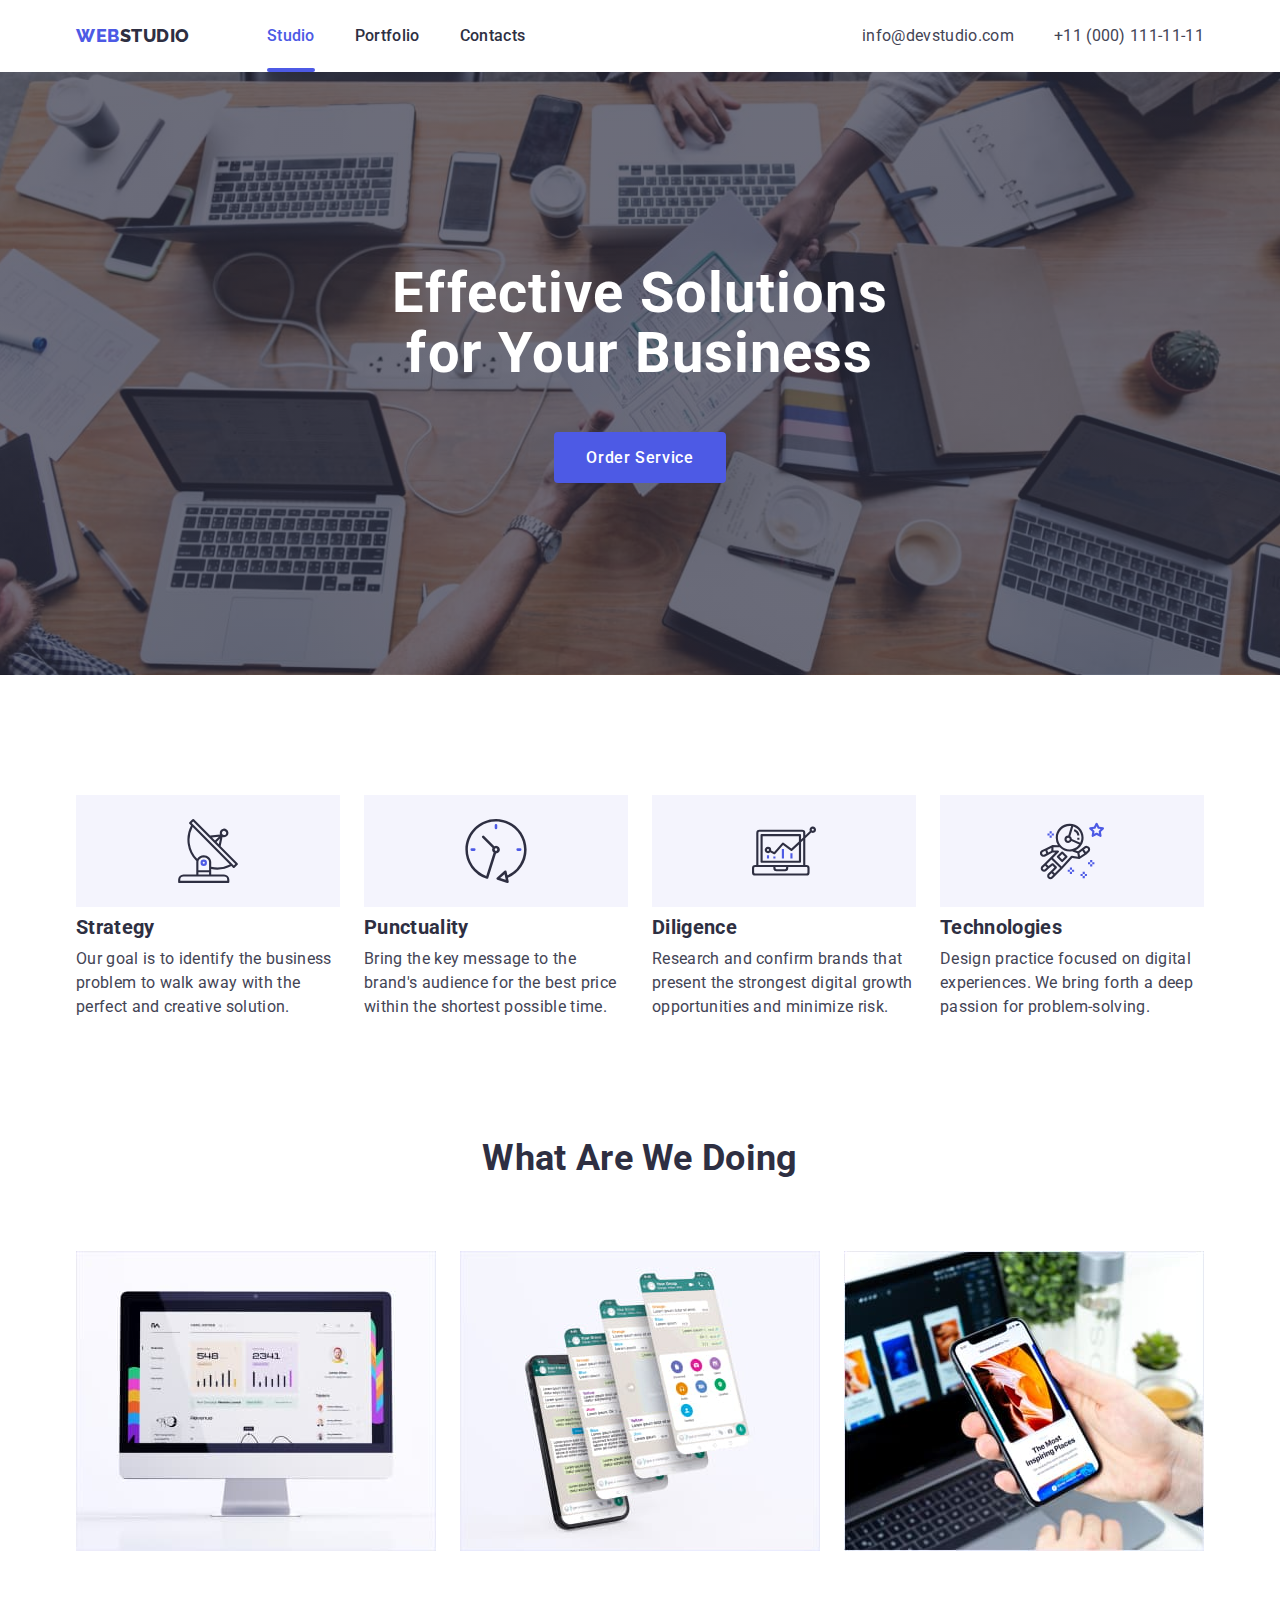
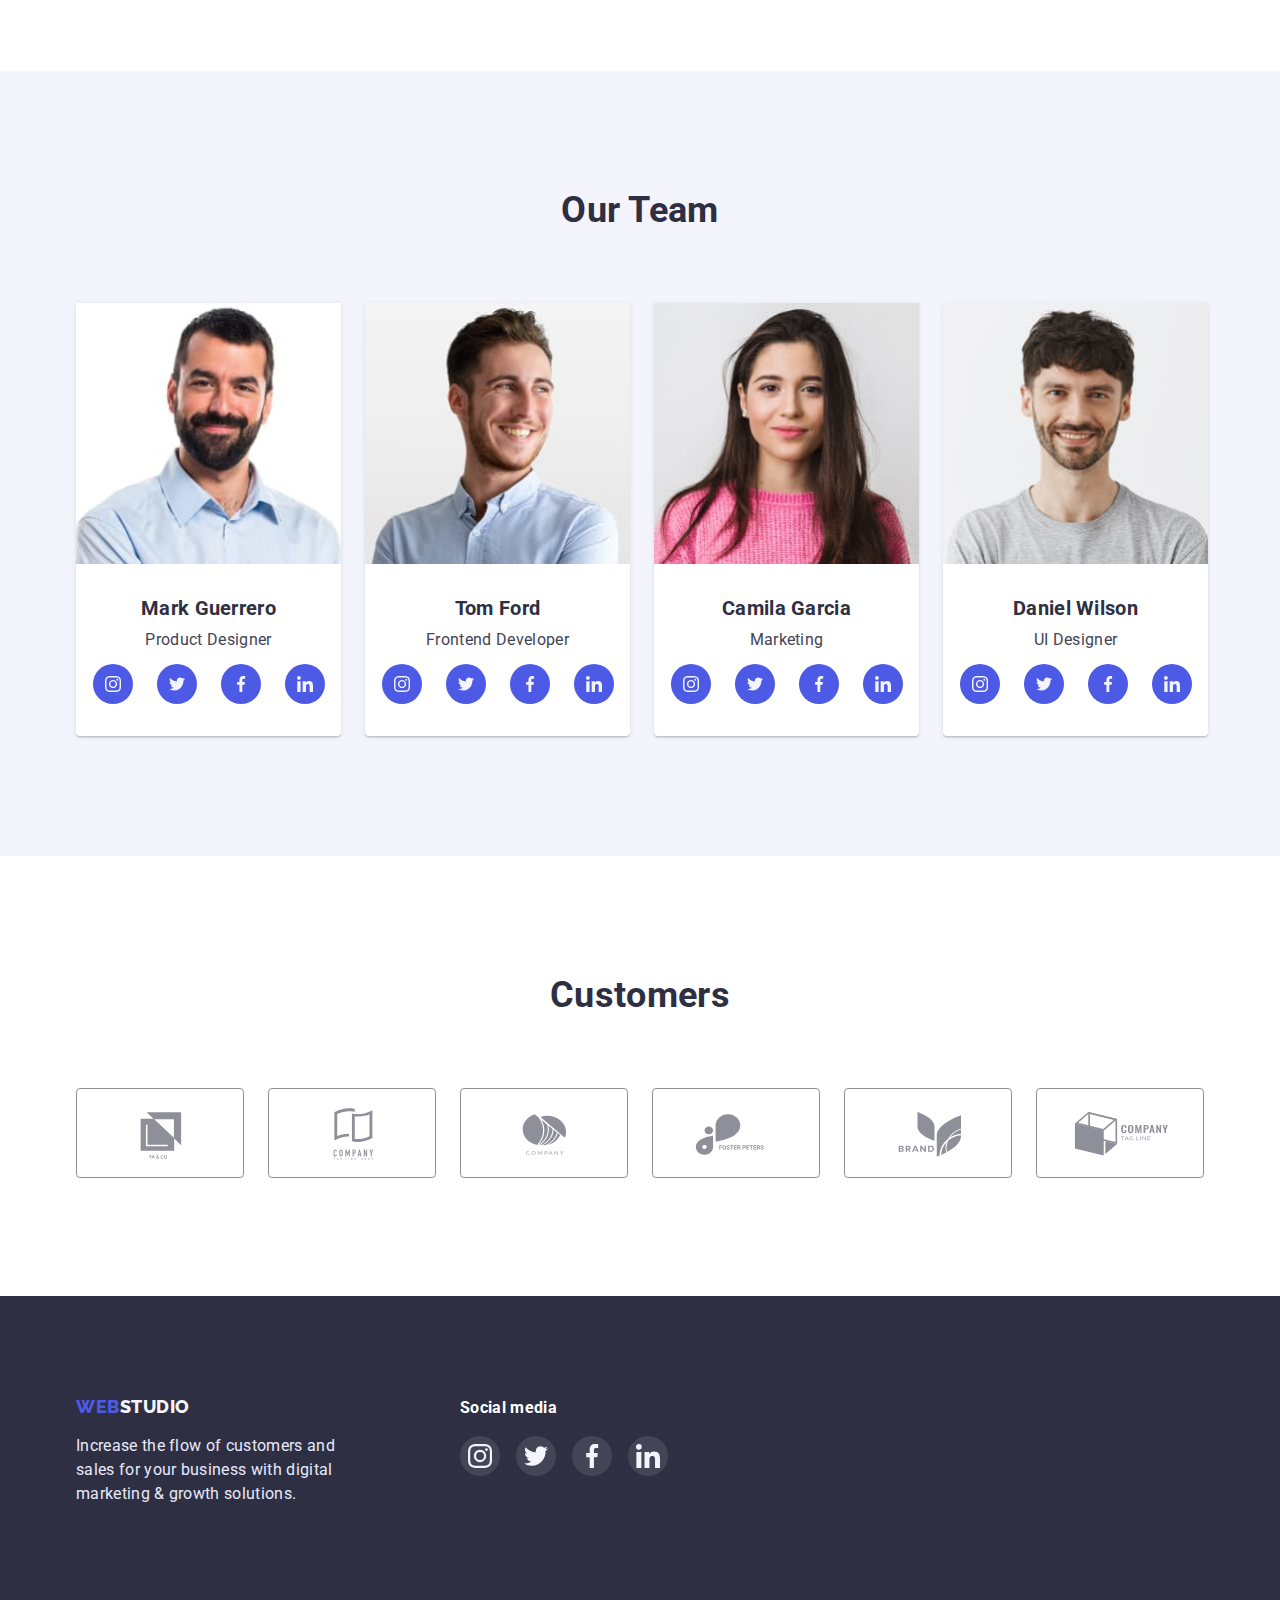
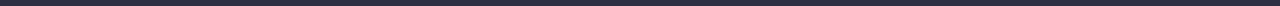
<file: index.html>
<!DOCTYPE html>
<html lang="en">
  <head>
    <meta charset="UTF-8" />
    <meta http-equiv="X-UA-Compatible" content="IE=edge" />
    <meta name="viewport" content="width=device-width, initial-scale=1.0" />
    <title>Webstudio</title>
    <link rel="preconnect" href="https://fonts.googleapis.com" />
    <link rel="preconnect" href="https://fonts.gstatic.com" crossorigin />
    <link
      href="https://fonts.googleapis.com/css2?family=Raleway:wght@700;800&family=Roboto:wght@400;500;700;900&display=swap"
      rel="stylesheet"
    />
    <link
      rel="stylesheet"
      href="https://cdn.jsdelivr.net/npm/modern-normalize@1.1.0/modern-normalize.min.css"
    />
    <link rel="stylesheet" href="./css/styles.css" />
  </head>
  <body>
    <!---INFO HEADER-->
    <header class="page-header">
      <div class="container page-header-container">
        <nav class="page-nav">
          <a class="logo-link link" href="./index.html"
            >Web<span class="logo-navy-blue">studio</span></a
          >
          <ul class="menu list">
            <li class="menu-item">
              <a class="menu-link link current-page" href="">Studio</a>
            </li>
            <li class="menu-item">
              <a class="menu-link link" href="./portfolio.html">Portfolio</a>
            </li>
            <li class="menu-item">
              <a class="menu-link link" href="">Contacts</a>
            </li>
          </ul>
        </nav>
        <ul class="contact-information list">
          <li class="mail menu-contact">
            <a class="mail-adress link" href="mailto:info@devstudio.com"
              >info@devstudio.com</a
            >
          </li>
          <li class="tel menu-contact">
            <a class="phone-number link" href="tel:+110001111111"
              >+11 (000) 111-11-11</a
            >
          </li>
        </ul>
      </div>
    </header>

    <!--HERO-->
    <main>
      <section class="hero">
        <div class="container">
          <h1 class="hero-title">Effective Solutions for Your Business</h1>
          <button class="button-order" type="button" data-modal-open>
            Order Service
          </button>
        </div>
      </section>

      <!--SECTION 1 FEATURE-->
      <section class="section-feature">
        <div class="container">
          <h2 class="visually-hidden titel">Feature</h2>
          <ul class="list feature-list">
            <li class="feature-item">
              <div class="bg-feature-item">
                <svg width="64" height="64">
                  <use href="./images/icons.svg#antenna"></use>
                </svg>
              </div>
              <h3 class="subtitle">Strategy</h3>
              <p class="text">
                Our goal is to identify the business problem to walk away with
                the perfect and creative solution.
              </p>
            </li>
            <li class="feature-item">
              <div class="bg-feature-item">
                <svg width="64" height="64">
                  <use href="./images/icons.svg#clock"></use>
                </svg>
              </div>
              <h3 class="subtitle">Punctuality</h3>
              <p class="text">
                Bring the key message to the brand's audience for the best price
                within the shortest possible time.
              </p>
            </li>
            <li class="feature-item">
              <div class="bg-feature-item">
                <svg width="64" height="64">
                  <use href="./images/icons.svg#diagram"></use>
                </svg>
              </div>
              <h3 class="subtitle">Diligence</h3>
              <p class="text">
                Research and confirm brands that present the strongest digital
                growth opportunities and minimize risk.
              </p>
            </li>
            <li class="feature-item">
              <div class="bg-feature-item">
                <svg width="64" height="64">
                  <use href="./images/icons.svg#astronaut"></use>
                </svg>
              </div>
              <h3 class="subtitle">Technologies</h3>
              <p class="text">
                Design practice focused on digital experiences. We bring forth a
                deep passion for problem-solving.
              </p>
            </li>
          </ul>
        </div>
      </section>

      <!--SECTION 2 WHAT ARE WE DOING-->
      <section class="section">
        <div class="container">
          <h2 class="titel">What are we doing</h2>
          <ul class="list work">
            <li>
              <img
                src="./images/monitorscreen.jpg"
                alt="computer screen"
                width="360"
              />
            </li>
            <li>
              <img
                src="./images/phonescreen.jpg"
                alt="mobile phone interface"
                width="360"
              />
            </li>
            <li>
              <img
                src="./images/phoneinheand.jpg"
                alt="phone in heand"
                width="360"
              />
            </li>
          </ul>
        </div>
      </section>

      <!--SECTION 3 ABOUT OUR TEAM-->
      <section class="team section">
        <div class="container">
          <h2 class="titel">Our Team</h2>
          <ul class="list team-members">
            <li class="team-list">
              <img
                src="./images/markguerrero.jpg"
                alt="Mark Guerrero photo"
                width="265"
              />
              <div class="team-name">
                <h3 class="subtitle">Mark Guerrero</h3>
                <p class="text">Product Designer</p>
                <ul class="social-list list">
                  <li class="social-list-item">
                    <a href="" class="social-list-link">
                      <svg class="social-list-icon" width="16" height="16">
                        <use href="./images/icons.svg#instagram-team"></use>
                      </svg>
                    </a>
                  </li>
                  <li class="social-list-item">
                    <a href="" class="social-list-link">
                      <svg class="social-list-icon" width="16" height="16">
                        <use href="./images/icons.svg#twitter-team"></use>
                      </svg>
                    </a>
                  </li>
                  <li class="social-list-item">
                    <a href="" class="social-list-link">
                      <svg class="social-list-icon" width="16" height="16">
                        <use href="./images/icons.svg#facebook-team"></use>
                      </svg>
                    </a>
                  </li>
                  <li class="social-list-item">
                    <a href="" class="social-list-link">
                      <svg class="social-list-icon" width="16" height="16">
                        <use href="./images/icons.svg#linkedin-team"></use>
                      </svg>
                    </a>
                  </li>
                </ul>
              </div>
            </li>
            <li class="team-list">
              <img
                src="./images/tomford.jpg"
                alt="Tom Ford photo"
                width="265"
              />
              <div class="team-name">
                <h3 class="subtitle">Tom Ford</h3>
                <p class="text">Frontend Developer</p>
                <ul class="social-list list">
                  <li class="social-list-item">
                    <a href="" class="social-list-link">
                      <svg class="social-list-icon" width="16" height="16">
                        <use href="./images/icons.svg#instagram-team"></use>
                      </svg>
                    </a>
                  </li>
                  <li class="social-list-item">
                    <a href="" class="social-list-link">
                      <svg class="social-list-icon" width="16" height="16">
                        <use href="./images/icons.svg#twitter-team"></use>
                      </svg>
                    </a>
                  </li>
                  <li class="social-list-item">
                    <a href="" class="social-list-link">
                      <svg class="social-list-icon" width="16" height="16">
                        <use href="./images/icons.svg#facebook-team"></use>
                      </svg>
                    </a>
                  </li>
                  <li class="social-list-item">
                    <a href="" class="social-list-link">
                      <svg class="social-list-icon" width="16" height="16">
                        <use href="./images/icons.svg#linkedin-team"></use>
                      </svg>
                    </a>
                  </li>
                </ul>
              </div>
            </li>
            <li class="team-list">
              <img
                src="./images/camilagarcia.jpg"
                alt="Camila Garcia photo"
                width="265"
              />
              <div class="team-name">
                <h3 class="subtitle">Camila Garcia</h3>
                <p class="text">Marketing</p>
                <ul class="social-list list">
                  <li class="social-list-item">
                    <a href="" class="social-list-link">
                      <svg class="social-list-icon" width="16" height="16">
                        <use href="./images/icons.svg#instagram-team"></use>
                      </svg>
                    </a>
                  </li>
                  <li class="social-list-item">
                    <a href="" class="social-list-link">
                      <svg class="social-list-icon" width="16" height="16">
                        <use href="./images/icons.svg#twitter-team"></use>
                      </svg>
                    </a>
                  </li>
                  <li class="social-list-item">
                    <a href="" class="social-list-link">
                      <svg class="social-list-icon" width="16" height="16">
                        <use href="./images/icons.svg#facebook-team"></use>
                      </svg>
                    </a>
                  </li>
                  <li class="social-list-item">
                    <a href="" class="social-list-link">
                      <svg class="social-list-icon" width="16" height="16">
                        <use href="./images/icons.svg#linkedin-team"></use>
                      </svg>
                    </a>
                  </li>
                </ul>
              </div>
            </li>
            <li class="team-list">
              <img
                src="./images/danielwilson.jpg"
                alt="Mark Guerrero photo"
                width="265"
              />
              <div class="team-name">
                <h3 class="subtitle">Daniel Wilson</h3>
                <p class="text">UI Designer</p>
                <ul class="social-list list">
                  <li class="social-list-item">
                    <a href="" class="social-list-link">
                      <svg class="social-list-icon" width="16" height="16">
                        <use href="./images/icons.svg#instagram-team"></use>
                      </svg>
                    </a>
                  </li>
                  <li class="social-list-item">
                    <a href="" class="social-list-link">
                      <svg class="social-list-icon" width="16" height="16">
                        <use href="./images/icons.svg#twitter-team"></use>
                      </svg>
                    </a>
                  </li>
                  <li class="social-list-item">
                    <a href="" class="social-list-link">
                      <svg class="social-list-icon" width="16" height="16">
                        <use href="./images/icons.svg#facebook-team"></use>
                      </svg>
                    </a>
                  </li>
                  <li class="social-list-item">
                    <a href="" class="social-list-link">
                      <svg class="social-list-icon" width="16" height="16">
                        <use href="./images/icons.svg#linkedin-team"></use>
                      </svg>
                    </a>
                  </li>
                </ul>
              </div>
            </li>
          </ul>
        </div>
      </section>
    </main>

    <!--SECTION 4 CUSTOMERS-->
    <section class="section">
      <div class="container">
        <h2 class="titel">Customers</h2>
        <ul class="customers-list list">
          <li class="customers-list-item">
            <a href="" class="customers-list-link">
              <svg class="customers-list-icon" width="104" height="56">
                <use href="./images/icons.svg#customers-one"></use>
              </svg>
            </a>
          </li>
          <li class="customers-list-item">
            <a href="" class="customers-list-link">
              <svg class="customers-list-icon" width="104" height="56">
                <use href="./images/icons.svg#customers-two"></use>
              </svg>
            </a>
          </li>
          <li class="customers-list-item">
            <a href="" class="customers-list-link">
              <svg class="customers-list-icon" width="104" height="56">
                <use href="./images/icons.svg#customers-three"></use>
              </svg>
            </a>
          </li>
          <li class="customers-list-item">
            <a href="" class="customers-list-link">
              <svg class="customers-list-icon" width="104" height="56">
                <use href="./images/icons.svg#customers-four"></use>
              </svg>
            </a>
          </li>
          <li class="customers-list-item">
            <a href="" class="customers-list-link">
              <svg class="customers-list-icon" width="104" height="56">
                <use href="./images/icons.svg#customers-five"></use>
              </svg>
            </a>
          </li>
          <li class="customers-list-item">
            <a href="" class="customers-list-link">
              <svg class="customers-list-icon" width="104" height="56">
                <use href="./images/icons.svg#customers-six"></use>
              </svg>
            </a>
          </li>
        </ul>
      </div>
    </section>

    <!--FOOTER PART-->
    <footer class="footer">
      <div class="footer-position container">
        <div class="footer-size">
          <a class="logo-link link logo-block" href="./index.html">
            Web<span class="logo-cloud-color">studio</span></a
          >
          <p class="footer-text">
            Increase the flow of customers and sales for your business with
            digital marketing & growth solutions.
          </p>
        </div>
        <div class="footer-social-media">
          <h4 class="title-social-media">Social media</h4>
          <ul class="footer-social-list list">
            <li class="social-media-list-item">
              <a href="" class="social-media-list-link">
                <svg class="social-media-list-icon" width="24" height="24">
                  <use href="./images/icons.svg#instagram-footer"></use>
                </svg>
              </a>
            </li>
            <li class="social-media-list-item">
              <a href="" class="social-media-list-link">
                <svg class="social-media-list-icon" width="24" height="24">
                  <use href="./images/icons.svg#twitter-footer"></use>
                </svg>
              </a>
            </li>
            <li class="social-media-list-item">
              <a href="" class="social-media-list-link">
                <svg class="social-media-list-icon" width="24" height="24">
                  <use href="./images/icons.svg#facebook-footer"></use>
                </svg>
              </a>
            </li>
            <li class="social-media-list-item">
              <a href="" class="social-media-list-link">
                <svg class="social-media-list-icon" width="24" height="24">
                  <use href="./images/icons.svg#linkedin-footer"></use>
                </svg>
              </a>
            </li>
          </ul>
        </div>
      </div>
    </footer>

    <!-- BACKDROP/MODAL BUTTON -->
    <div class="backdrop is-hidden" data-modal>
      <div class="modal">
        <button type="button" class="modal-close-btn" data-modal-close>
          <svg class="modal-close-btn-icon" width="8" height="8">
            <use href="./images/icons.svg#close-modal"></use>
          </svg>
        </button>
      </div>
    </div>

    <script src="./js/modal.js"></script>
  </body>
</html>
</file>
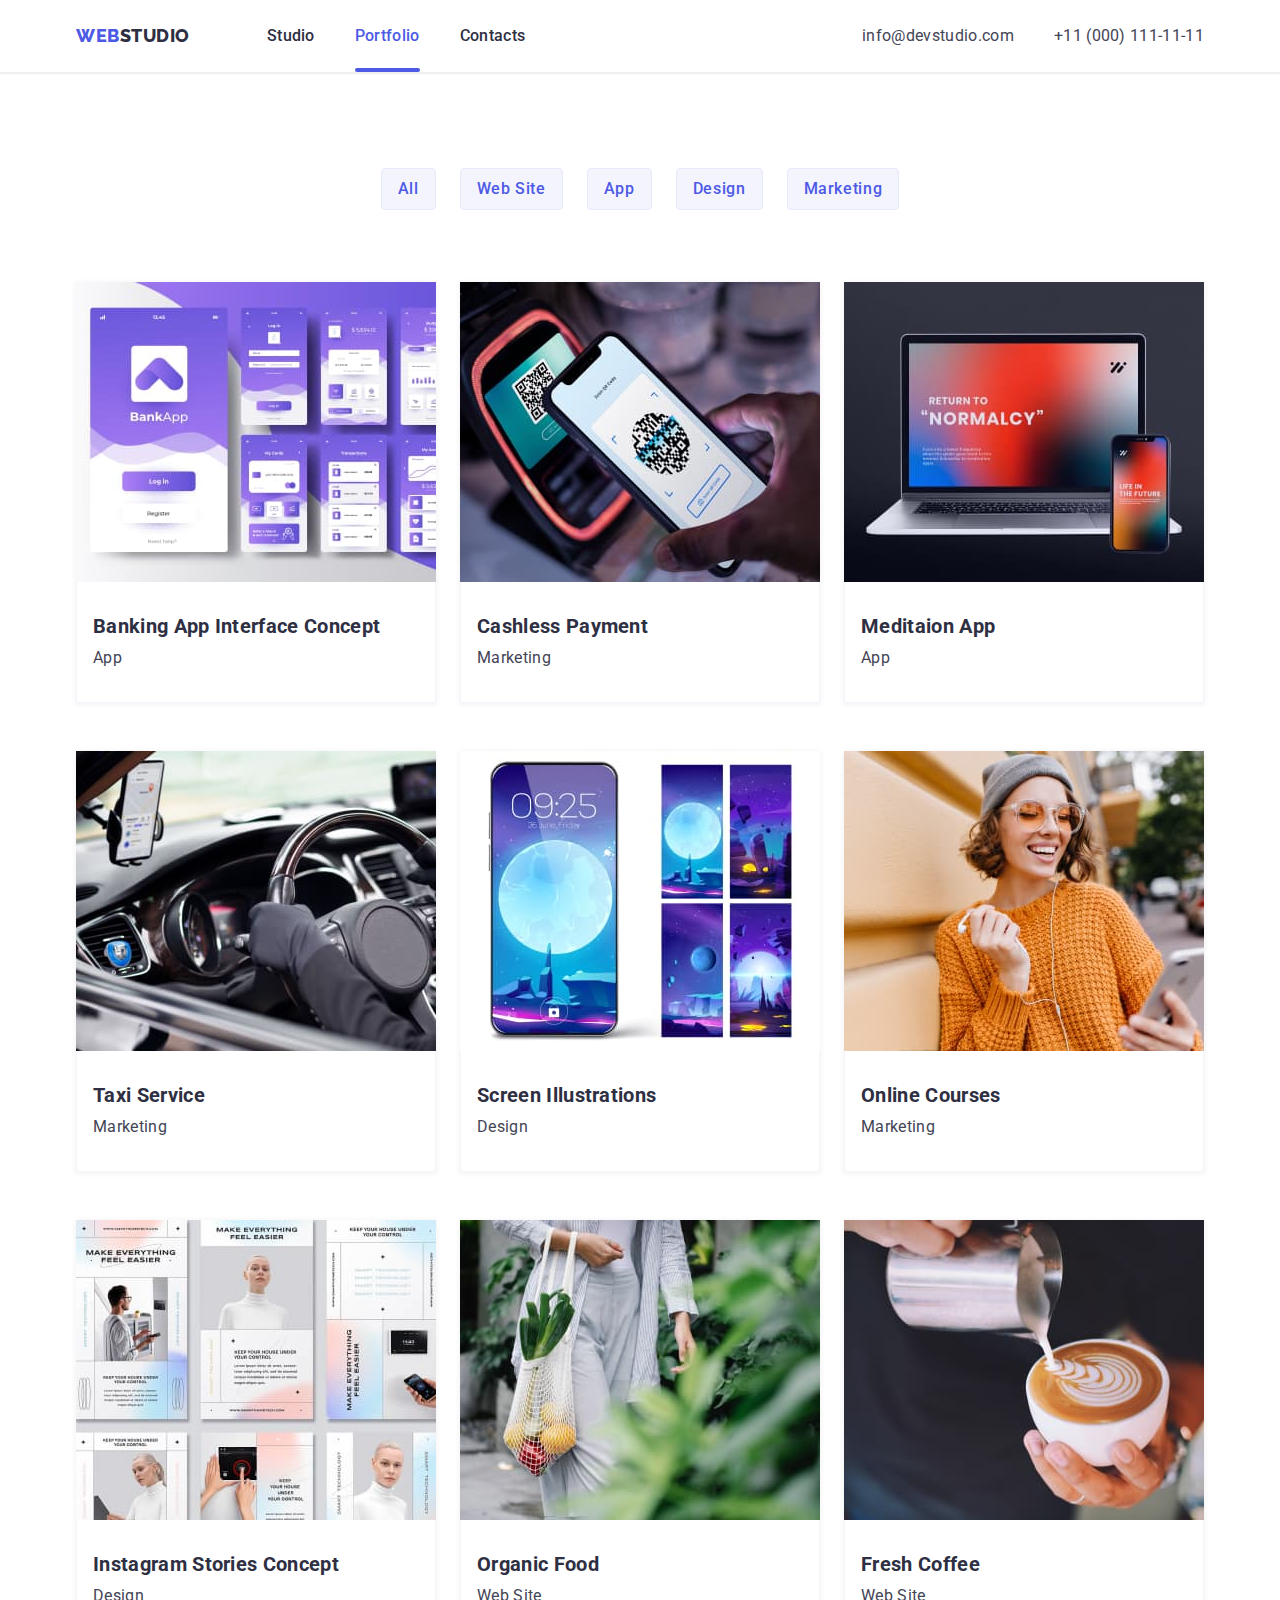
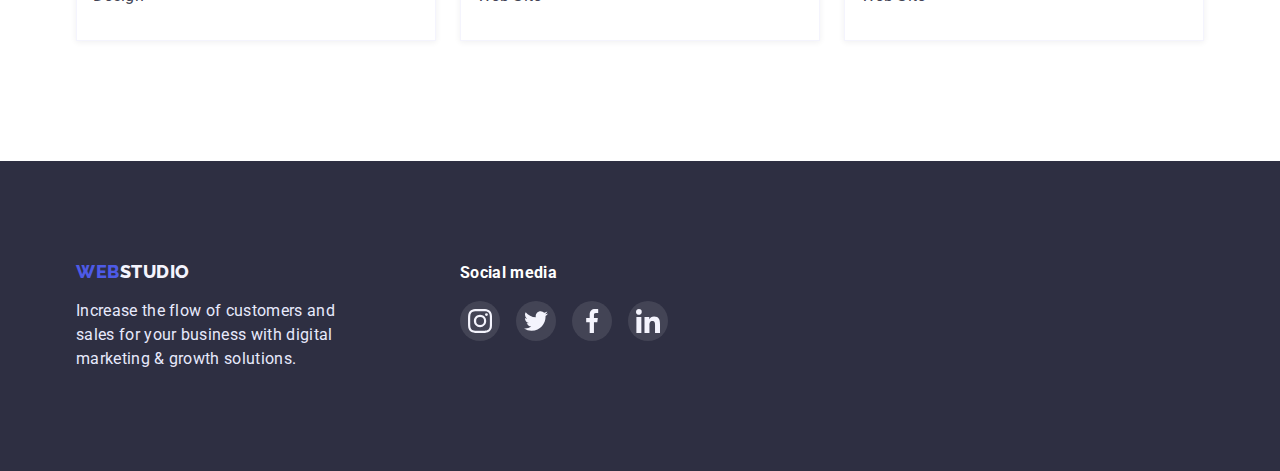
<file: portfolio.html>
<!DOCTYPE html>
<html lang="en">
  <head>
    <meta charset="UTF-8" />
    <meta http-equiv="X-UA-Compatible" content="IE=edge" />
    <meta name="viewport" content="width=device-width, initial-scale=1.0" />
    <title>Portfolio</title>
    <link rel="preconnect" href="https://fonts.googleapis.com" />
    <link rel="preconnect" href="https://fonts.gstatic.com" crossorigin />
    <link
      href="https://fonts.googleapis.com/css2?family=Raleway:wght@700;800&family=Roboto:wght@400;500;700;900&display=swap"
      rel="stylesheet"
    />
    <link
      rel="stylesheet"
      href="https://cdn.jsdelivr.net/npm/modern-normalize@1.1.0/modern-normalize.min.css"
    />
    <link rel="stylesheet" href="./css/styles.css" />
  </head>
  <body>
    <!---INFO HEADER-->
    <header class="page-header">
      <div class="container page-header-container">
        <nav class="page-nav">
          <a class="logo-link link" href="./index.html"
            >Web<span class="logo-navy-blue">studio</span></a
          >
          <ul class="menu list">
            <li class="menu-item">
              <a class="menu-link link" href="./index.html">Studio</a>
            </li>
            <li class="menu-item">
              <a class="menu-link link current-page" href="">Portfolio</a>
            </li>
            <li class="menu-item">
              <a class="menu-link link" href="">Contacts</a>
            </li>
          </ul>
        </nav>
        <ul class="contact-information list">
          <li class="mail menu-contact">
            <a class="mail-adress link" href="mailto:info@devstudio.com"
              >info@devstudio.com</a
            >
          </li>
          <li class="tel menu-contact">
            <a class="phone-number link" href="tel:+110001111111"
              >+11 (000) 111-11-11</a
            >
          </li>
        </ul>
      </div>
    </header>

    <!--MAIN FILTERS LIST-->
    <main>
      <section>
        <div class="container">
          <h1 class="portfolio-title visually-hidden">Our product</h1>
          <ul class="list filters-list-item">
            <li>
              <button type="button" class="filters-list">All</button>
            </li>
            <li>
              <button type="button" class="filters-list">Web Site</button>
            </li>
            <li>
              <button type="button" class="filters-list">App</button>
            </li>
            <li>
              <button type="button" class="filters-list">Design</button>
            </li>
            <li>
              <button type="button" class="filters-list">Marketing</button>
            </li>
          </ul>

          <!--MAIN CONTENT PICTURES-->
          <ul class="list portfolio-list">
            <li class="portfolio-list-card">
              <a href="" class="portfolio-link link">
                <div class="portfolio-list-overlay">
                  <img
                    src="./images/banking-app.jpg"
                    alt="Banking App Interface"
                    width="360"
                    height="300"
                  />
                  <p class="overlay">
                    14 Stylish and User-Friendly App Design Concepts · Task
                    Manager App · Calorie Tracker App · Exotic Fruit Ecommerce
                    App · Cloud Storage App
                  </p>
                </div>
                <div class="portfolio-card-text">
                  <h2 class="subtitle">Banking App Interface Concept</h2>
                  <p class="text">App</p>
                </div></a
              >
            </li>
            <li class="portfolio-list-card">
              <a href="" class="portfolio-link link">
                <div class="portfolio-list-overlay">
                  <img
                    src="./images/cashless-payment.jpg"
                    alt="Phone scans QR code"
                    width="360"
                    height="300"
                  />
                  <p class="overlay">
                    14 Stylish and User-Friendly App Design Concepts · Task
                    Manager App · Calorie Tracker App · Exotic Fruit Ecommerce
                    App · Cloud Storage App
                  </p>
                </div>
                <div class="portfolio-card-text">
                  <h2 class="subtitle">Cashless Payment</h2>
                  <p class="text">Marketing</p>
                </div></a
              >
            </li>
            <li class="portfolio-list-card">
              <a href="" class="portfolio-link link">
                <div class="portfolio-list-overlay">
                  <img
                    src="./images/meditaion-app.jpg"
                    alt="Lap top and phone"
                    width="360"
                    height="300"
                  />
                  <p class="overlay">
                    14 Stylish and User-Friendly App Design Concepts · Task
                    Manager App · Calorie Tracker App · Exotic Fruit Ecommerce
                    App · Cloud Storage App
                  </p>
                </div>
                <div class="portfolio-card-text">
                  <h2 class="subtitle">Meditaion App</h2>
                  <p class="text">App</p>
                </div></a
              >
            </li>
            <li class="portfolio-list-card">
              <a href="" class="portfolio-link link">
                <div class="portfolio-list-overlay">
                  <img
                    src="./images/taxi-service.jpg"
                    alt="Interior in the car"
                    width="360"
                    height="300"
                  />
                  <p class="overlay">
                    14 Stylish and User-Friendly App Design Concepts · Task
                    Manager App · Calorie Tracker App · Exotic Fruit Ecommerce
                    App · Cloud Storage App
                  </p>
                </div>
                <div class="portfolio-card-text">
                  <h2 class="subtitle">Taxi Service</h2>
                  <p class="text">Marketing</p>
                </div></a
              >
            </li>
            <li class="portfolio-list-card">
              <a href="" class="portfolio-link link">
                <div class="portfolio-list-overlay">
                  <img
                    src="./images/screen-illustration.jpg"
                    alt="Phone screen"
                    width="360"
                    height="300"
                  />
                  <p class="overlay">
                    14 Stylish and User-Friendly App Design Concepts · Task
                    Manager App · Calorie Tracker App · Exotic Fruit Ecommerce
                    App · Cloud Storage App
                  </p>
                </div>
                <div class="portfolio-card-text">
                  <h2 class="subtitle">Screen Illustrations</h2>
                  <p class="text">Design</p>
                </div></a
              >
            </li>
            <li class="portfolio-list-card">
              <a href="" class="portfolio-link link">
                <div class="portfolio-list-overlay">
                  <img
                    src="./images/online-courses.jpg"
                    alt="Girl with a phone"
                    width="360"
                    height="300"
                  />
                  <p class="overlay">
                    14 Stylish and User-Friendly App Design Concepts · Task
                    Manager App · Calorie Tracker App · Exotic Fruit Ecommerce
                    App · Cloud Storage App
                  </p>
                </div>
                <div class="portfolio-card-text">
                  <h2 class="subtitle">Online Courses</h2>
                  <p class="text">Marketing</p>
                </div></a
              >
            </li>
            <li class="portfolio-list-card">
              <a href="" class="portfolio-link link">
                <div class="portfolio-list-overlay">
                  <img
                    src="./images/insta-stories.jpg"
                    alt="Designer paintings"
                    width="360"
                    height="300"
                  />
                  <p class="overlay">
                    14 Stylish and User-Friendly App Design Concepts · Task
                    Manager App · Calorie Tracker App · Exotic Fruit Ecommerce
                    App · Cloud Storage App
                  </p>
                </div>
                <div class="portfolio-card-text">
                  <h2 class="subtitle">Instagram Stories Concept</h2>
                  <p class="text">Design</p>
                </div></a
              >
            </li>
            <li class="portfolio-list-card">
              <a href="" class="portfolio-link link">
                <div class="portfolio-list-overlay">
                  <img
                    src="./images/organic-food.jpg"
                    alt="Woman with fruit"
                    width="360"
                    height="300"
                  />
                  <p class="overlay">
                    14 Stylish and User-Friendly App Design Concepts · Task
                    Manager App · Calorie Tracker App · Exotic Fruit Ecommerce
                    App · Cloud Storage App
                  </p>
                </div>
                <div class="portfolio-card-text">
                  <h2 class="subtitle">Organic Food</h2>
                  <p class="text">Web Site</p>
                </div></a
              >
            </li>
            <li class="portfolio-list-card">
              <a href="" class="portfolio-link link">
                <div class="portfolio-list-overlay">
                  <img
                    src="./images/fresh-coffee.jpg"
                    alt="Barista makes coffee"
                    width="360"
                    height="300"
                  />
                  <p class="overlay">
                    14 Stylish and User-Friendly App Design Concepts · Task
                    Manager App · Calorie Tracker App · Exotic Fruit Ecommerce
                    App · Cloud Storage App
                  </p>
                </div>
                <div class="portfolio-card-text">
                  <h2 class="subtitle">Fresh Coffee</h2>
                  <p class="text">Web Site</p>
                </div></a
              >
            </li>
          </ul>
        </div>
      </section>
    </main>

    <!--FOOTER PART-->
    <footer class="footer">
      <div class="footer-position container">
        <div class="footer-size">
          <a class="logo-link link logo-block" href="./index.html">
            Web<span class="logo-cloud-color">studio</span></a
          >
          <p class="footer-text">
            Increase the flow of customers and sales for your business with
            digital marketing & growth solutions.
          </p>
        </div>
        <div class="footer-social-media">
          <h4 class="title-social-media">Social media</h4>
          <ul class="footer-social-list list">
            <li class="social-media-list-item">
              <a href="" class="social-media-list-link">
                <svg class="social-media-list-icon" width="24" height="24">
                  <use href="./images/icons.svg#instagram-footer"></use>
                </svg>
              </a>
            </li>
            <li class="social-media-list-item">
              <a href="" class="social-media-list-link">
                <svg class="social-media-list-icon" width="24" height="24">
                  <use href="./images/icons.svg#twitter-footer"></use>
                </svg>
              </a>
            </li>
            <li class="social-media-list-item">
              <a href="" class="social-media-list-link">
                <svg class="social-media-list-icon" width="24" height="24">
                  <use href="./images/icons.svg#facebook-footer"></use>
                </svg>
              </a>
            </li>
            <li class="social-media-list-item">
              <a href="" class="social-media-list-link">
                <svg class="social-media-list-icon" width="24" height="24">
                  <use href="./images/icons.svg#linkedin-footer"></use>
                </svg>
              </a>
            </li>
          </ul>
        </div>
      </div>
    </footer>
  </body>
</html>
</file>
<file: css/styles.css>
/* ЗМІННІ ЗНАЧЕННЯ */

:root {
    --accent-color: #2E2F42;
    --secondary-color: #434455;
    --iris-color: #4D5AE5;
    --primary-white-color: #FFFFFF;
    --button-active-color: #404BBF;
    --cloud-color: #F4F4FD;
    --footer-text-color: #E7E9FC;
    --header-color-shadow: 0px 2px 1px rgba(46, 47, 66, 0.08);
    --team-list-color-shadow: 0px 1px 6px rgba(46, 47, 66, 0.08),
        0px 1px 1px rgba(46, 47, 66, 0.16),
        0px 2px 1px rgba(46, 47, 66, 0.08);
    --portolio-card-shadow: 0px 1px 6px rgba(46, 47, 66, 0.08);
    --social-list-link-hower-focus-bg-color: #31D0AA;
    --customers-list-color: #8E8F99;
    --transition-dur-and-func: 250ms cubic-bezier(0.4, 0, 0.2, 1);
}

/* ДЕФОЛТНІ СКИДАННЯ */

h1,
h2,
h3,
h4,
p {
    margin-top: 0;
    margin-bottom: 0;
}

ul,
ol {
    margin-top: 0;
    margin-bottom: 0;
    padding-left: 0;
}

img {
    display: block;
}


.list {
    list-style: none;
}

.link {
    text-decoration: none;
}

button {
    cursor: pointer;
}

/* ГЛОБАЛЬНІ ЗНАЧЕННЯ */
body {
    color: var(--accent-color);
    background-color: var(--primary-white-color);
    font-family: 'Roboto', sans-serif;
    font-weight: 400;
    font-size: 16px;
    line-height: 1.5;
    letter-spacing: 0.02em;
}

.container {
    width: 1158px;
    margin-left: auto;
    margin-right: auto;
    padding-left: 15px;
    padding-right: 15px;
}

.section {
    padding-top: 120px;
    padding-bottom: 120px;
}


/* WEBSTUDIO */

/* HEADER STYLES */

.page-header {
    box-shadow: var(--header-color-shadow);
}

.page-header-container {
    display: flex;
    align-items: center;
}

.page-nav {
    display: flex;
    align-items: center;
}

.menu {
    display: flex;
    align-items: center;
}

.contact-information {
    margin-left: auto;
    display: flex;
    align-items: center;
}

.logo-link {
    font-family: 'Raleway', sans-serif;
    font-weight: 800;
    font-size: 18px;
    line-height: 1.16;
    letter-spacing: 0.03em;
    margin-right: 77px;
    color: var(--iris-color);
    text-transform: uppercase;
}


.logo-navy-blue {
    color: var(--accent-color);
}

.menu-item:not(:last-child) {
    margin-right: 40px;
}

.menu-item {
    position: relative;
}


.menu-link {
    display: block;
    padding: 24px 0px;
    font-weight: 500;
    color: var(--accent-color);
    transition: color var(--transition-dur-and-func);

}

.menu-link.current-page::after {
    content: "";
    position: absolute;
    display: block;
    width: 100%;
    height: 4px;
    bottom: 0;
    border-radius: 2px;
    background-color: var(--iris-color);

}

.menu-link.current-page {
    color: var(--iris-color);
}


.menu-link:hover,
.menu-link:focus {
    color: var(--secondary-color);
}

.current-page:hover,
.current-page:focus {
    color: var(--iris-color);
}

.menu-link:active {
    color: var(--iris-color);
}

.mail-adress,
.phone-number {
    color: var(--secondary-color);
    transition: color var(--transition-dur-and-func);
}

.phone-number:hover,
.mail-adress:hover,
.phone-number:focus,
.mail-adress:focus {
    color: var(--iris-color);
}

.menu-contact:first-child {
    margin-right: 40px;
}

/* HERO */

.hero {
    max-width: 1440px;
    margin-left: auto;
    margin-right: auto;
    padding-top: 192px;
    padding-bottom: 192px;
    text-align: center;
    background-image: linear-gradient(rgba(46, 47, 66, 0.7), rgba(46, 47, 66, 0.7)), url("../images/hero-picture.jpg");
    background-size: cover;
    background-position: center;
    background-color: var(--accent-color);
}

.hero-title {
    margin-left: auto;
    margin-right: auto;
    margin-bottom: 48px;
    max-width: 500px;
    font-weight: 700;
    font-size: 56px;
    line-height: 1.07;
    letter-spacing: 0.02em;
    color: var(--primary-white-color);
}

.button-order {
    padding: 16px 32px;
    border: none;
    border-radius: 4px;
    font-family: inherit;
    font-weight: 500;
    font-size: 16px;
    line-height: 1.19;
    letter-spacing: 0.04em;
    color: var(--primary-white-color);
    background: var(--iris-color);
    transition: background-color var(--transition-dur-and-func), box-shadow var(--transition-dur-and-func);
}

.button-order:hover,
.button-order:focus {
    background-color: var(--iris-color);
    box-shadow: 0px 1px 6px rgba(46, 47, 66, 0.08), 0px 1px 1px rgba(46, 47, 66, 0.16), 0px 2px 1px rgba(46, 47, 66, 0.08);
}

.button-order:active {
    background-color: var(--button-active-color);
    box-shadow: 0px 4px 4px rgba(0, 0, 0, 0.15);
}

/* < !--SECTION 1 FEATURE--> */

.bg-feature-item {
    display: flex;
    align-items: center;
    justify-content: center;
    padding-top: 24px;
    padding-bottom: 24px;
    margin-bottom: 8px;
    background-color: var(--cloud-color);
}

.section-feature {
    padding-top: 120px;
}

.feature-list {
    display: flex;
    justify-content: center;
    align-items: center;
    gap: 24px;
}

.feature-item {
    width: 264px;
}


.visually-hidden {
    position: absolute;
    white-space: nowrap;
    width: 1px;
    height: 1px;
    overflow: hidden;
    border: 0;
    padding: 0;
    clip: rect(0 0 0 0);
    clip-path: inset(50%);
    margin: -1px;
}

.titel {
    font-weight: 700;
    font-size: 36px;
    line-height: 1.11;
    text-align: center;
    text-transform: capitalize;
    color: var(--accent-color);
    margin-bottom: 72px;
}

.subtitle {
    font-weight: 700;
    font-size: 20px;
    line-height: 1.2;
    color: var(--accent-color);
    margin-bottom: 8px;
}

.text {
    color: var(--secondary-color);
}

/* SECTION 2 WHAT ARE WE DOING */

.work {
    display: flex;
    align-items: center;
    gap: 24px;
}


/* < !--SECTION 3 ABOUT OUR TEAM-->*/
.team {
    background-color: var(--cloud-color);
}

.team-list {
    background-color: var(--primary-white-color);
    box-shadow: var(--team-list-color-shadow);
    border-radius: 0px 0px 4px 4px;
}

.team-members {
    display: flex;
    align-items: center;
    gap: 24px;

}

.team-name {
    padding: 32px 16px;
    text-align: center;
}

.social-list {
    display: flex;
    justify-content: center;
    gap: 24px;
    margin-top: 12px;
}

.social-list-link {
    display: flex;
    justify-content: center;
    align-items: center;
    width: 40px;
    height: 40px;
    border-radius: 50%;
    background-color: var(--iris-color);
}

/* .social-list-link:hover,
.social-list-link:focus {
    background-color: var(--social-list-link-hower-focus-bg-color);
} */

.social-list-icon {
    fill: var(--cloud-color);
}

/* SECTION 4 CUSTOMERS */

.customers-list {
    display: flex;
    justify-content: center;
    align-items: center;
    gap: 24px;
}

.customers-list-item {
    width: 168px;
    height: 88px;
}

.customers-list-link {
    display: flex;
    justify-content: center;
    align-items: center;
    padding: 16px 32px;
    border: 1px solid var(--customers-list-color);
    border-radius: 4px;
    color: var(--customers-list-color);
    transition: color var(--transition-dur-and-func), border-color var(--transition-dur-and-func);
}

.customers-list-icon {
    fill: currentColor;
}

.customers-list-item>.customers-list-link:hover,
.customers-list-item>.customers-list-link:focus {
    color: var(--iris-color);
    border-color: var(--iris-color);
}

/* PORTFOLIO */

.portfolio-title {
    font-weight: 500;
    font-size: 56px;
    line-height: 1.07;
    letter-spacing: 0.02em;
    color: var(--accent-color);
}

.filters-list {
    padding: 8px 16px;
    border: 1px solid var(--footer-text-color);
    border-radius: 4px;
    font-family: inherit;
    font-weight: 500;
    font-size: 16px;
    line-height: 1.5;
    border-radius: 4px;
    letter-spacing: 0.04em;
    color: var(--iris-color);
    background: var(--cloud-color);
    text-align: center;
    transition: color var(--transition-dur-and-func), background-color var(--transition-dur-and-func), border var(--transition-dur-and-func), box-shadow var(--transition-dur-and-func);
}

.filters-list:hover,
.filters-list:focus {
    color: var(--primary-white-color);
    background-color: var(--iris-color);
    border: 1px solid var(--iris-color);
    box-shadow: 0px 3px 1px rgba(0, 0, 0, 0.1), 0px 2px 1px rgba(0, 0, 0, 0.08), 0px 2px 2px rgba(0, 0, 0, 0.12);
}

.filters-list:active {
    color: var(--primary-white-color);
    background-color: var(--iris-color);
}

.filters-list-item {
    display: flex;
    justify-content: center;
    align-items: center;
    gap: 24px;
    padding-top: 96px;
    margin-bottom: 72px;
}

.portfolio-list {
    display: flex;
    flex-wrap: wrap;
    row-gap: 48px;
    column-gap: 24px;
    padding-bottom: 120px;

}

.portfolio-list-card {
    box-shadow: var(--portolio-card-shadow);
}

.portfolio-card-text {

    border-left: 0.5px solid var(--cloud-color);
    border-bottom: 0.5px solid var(--cloud-color);
    border-right: 0.5px solid var(--cloud-color);

    padding-top: 32px;
    padding-bottom: 32px;
    padding-left: 16px;
}

.portfolio-link {
    display: block;
    transition: box-shadow var(--transition-dur-and-func);
}

.portfolio-list-overlay {
    position: relative;
    overflow: hidden;
}

.overlay {
    position: absolute;
    left: 0;
    top: 0;
    width: 100%;
    height: 100%;
    padding-top: 40px;
    padding-bottom: 164px;
    padding-left: 32px;
    padding-right: 32px;
    overflow: auto;
    transform: translate(0, 100%);
    background-color: var(--iris-color);
    color: var(--cloud-color);
    transition: transform var(--transition-dur-and-func);
}

.portfolio-link:hover,
.portfolio-link:focus {

    box-shadow: 0px 1px 6px rgba(46, 47, 66, 0.08),
        0px 1px 1px rgba(46, 47, 66, 0.16),
        0px 2px 1px rgba(46, 47, 66, 0.08);
}

.portfolio-link:hover .overlay,
.portfolio-link:focus .overlay {
    transform: translate(0, 0);
}

/* < !--FOOTER PART--> */

.footer .logo-block {
    display: block;
    margin-bottom: 16px;
}

.footer {
    padding-top: 100px;
    padding-bottom: 100px;
    background: var(--accent-color);
}

.footer-size {
    margin-left: 0;
    margin-right: 120px;
    width: 264px;
}

.footer-position {
    display: flex;
    align-items: baseline;
}

.logo-cloud-color {
    font-family: 'Raleway', sans-serif;
    font-weight: 800;
    font-size: 18px;
    line-height: 1.16;
    letter-spacing: 0.03em;
    color: var(--cloud-color);
    text-transform: uppercase;
}

.footer-text {
    color: var(--footer-text-color);
}

.title-social-media {
    font-weight: 700;
    font-size: 16px;
    line-height: 1.5;
    color: var(--primary-white-color);
    margin-bottom: 16px;

}

.footer-social-media {
    display: block;
    align-items: center;
    justify-content: center;
}

.footer-social-list {
    display: flex;
    align-items: center;
    justify-content: center;
    gap: 16px;
}

.social-media-list-link {
    display: flex;
    justify-content: center;
    align-items: center;
    width: 40px;
    height: 40px;
    border-radius: 50%;
    background-color: rgba(255, 255, 255, 0.1);
    transition: background-color var(--transition-dur-and-func);
}

.social-media-list-link:hover,
.social-media-list-link:focus {
    background-color: var(--social-list-link-hower-focus-bg-color);
}

/* BACKDROP/MODAL BUTTON */

.backdrop {
    position: fixed;
    top: 0;
    left: 0;
    z-index: 100;
    width: 100%;
    height: 100%;
    background-color: rgba(46, 47, 66, 0.4);
    transition: opacity var(--transition-dur-and-func), visibility var(--transition-dur-and-func);
}

.backdrop.is-hidden {
    opacity: 0;
    visibility: hidden;
    pointer-events: none;
}

.modal {
    position: absolute;
    top: 50%;
    left: 50%;
    transform: translate(-50%, -50%);
    width: 408px;
    height: 576px;
    background-color: #FCFCFC;
    box-shadow: 0px 1px 1px rgba(0, 0, 0, 0.14), 0px 1px 3px rgba(0, 0, 0, 0.12), 0px 2px 1px rgba(0, 0, 0, 0.2);
    border-radius: 4px;
}

.modal-close-btn {
    position: absolute;
    top: 24px;
    right: 24px;
    display: flex;
    justify-content: center;
    align-items: center;
    width: 24px;
    height: 24px;
    border-radius: 50%;
    background-color: var(--footer-text-color);
    border: 1px solid rgba(0, 0, 0, 0.1);
    padding: 0;
    transition: box-shadow var(--transition-dur-and-func);
}

.modal-close-btn:hover,
.modal-close-btn:focus {
    box-shadow: 0px 1px 6px rgba(46, 47, 66, 0.08), 0px 1px 1px rgba(46, 47, 66, 0.16), 0px 2px 1px rgba(46, 47, 66, 0.08);
}
</file>
